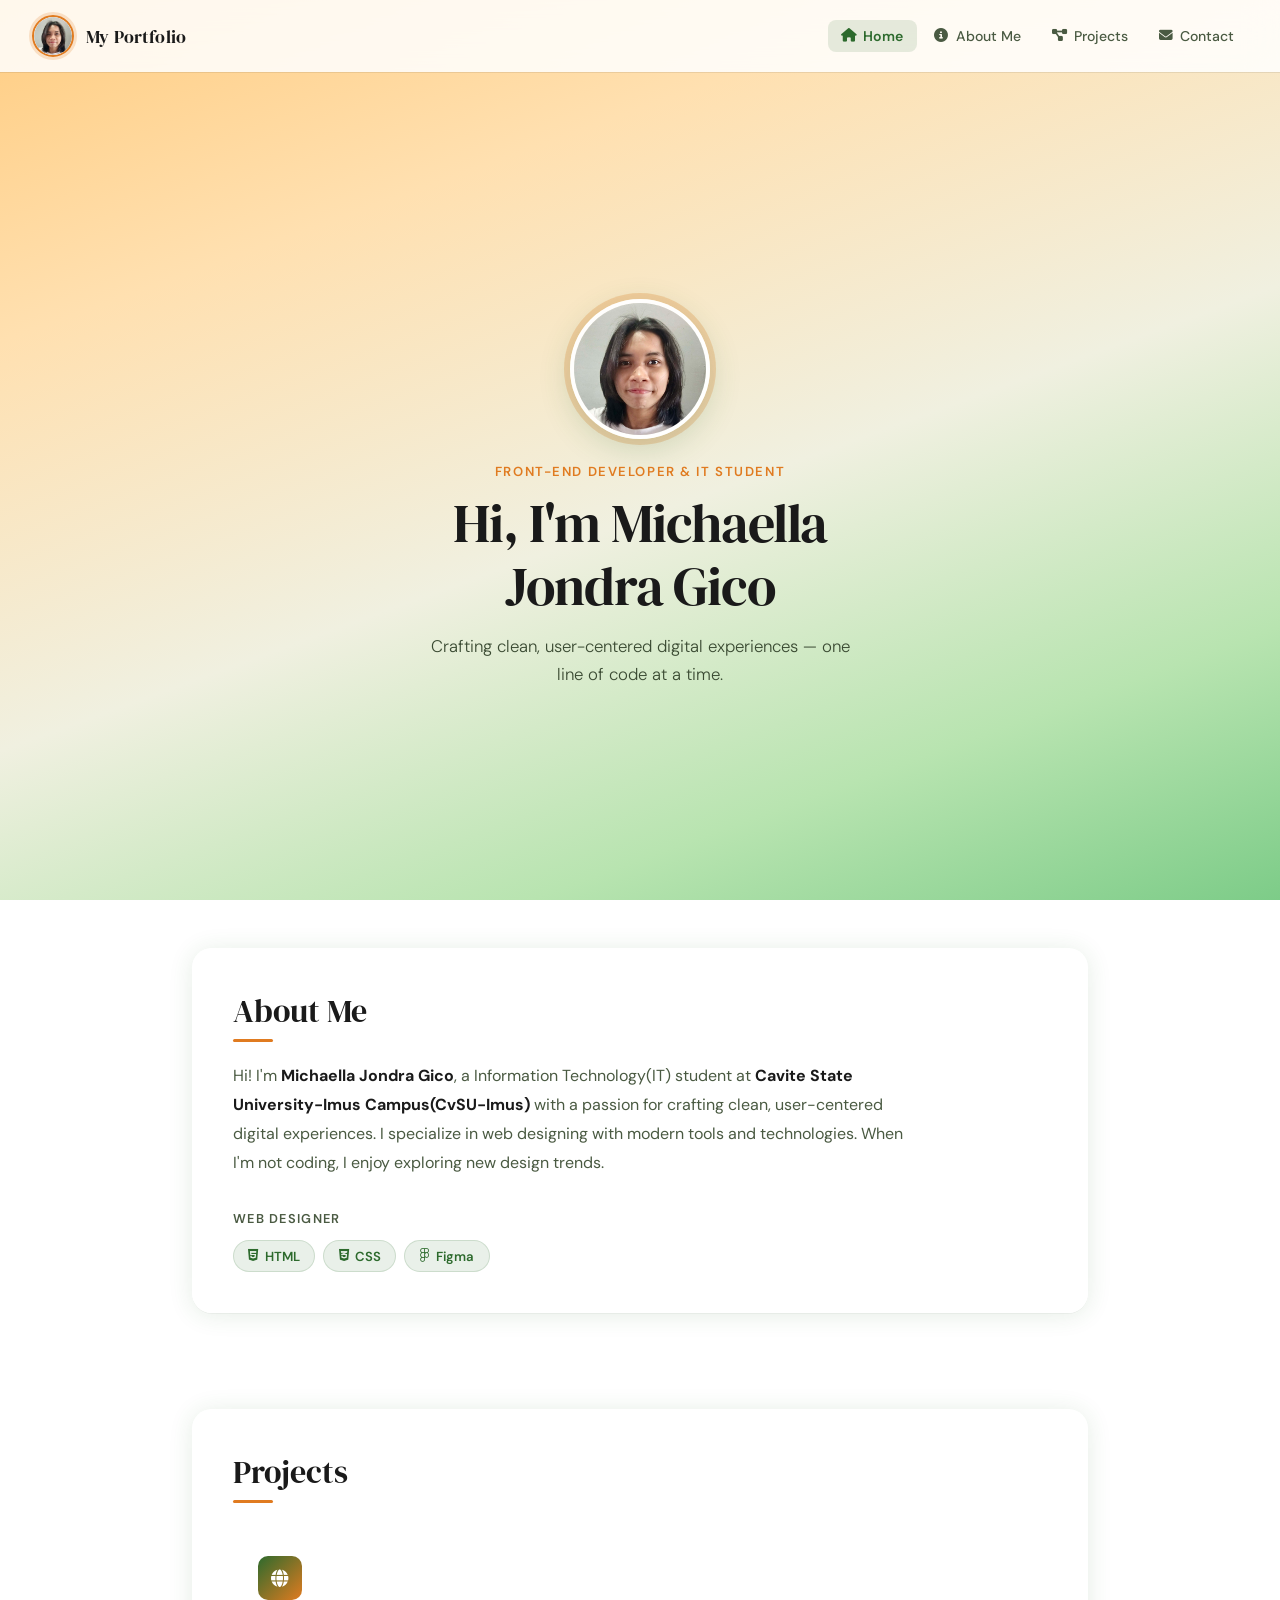
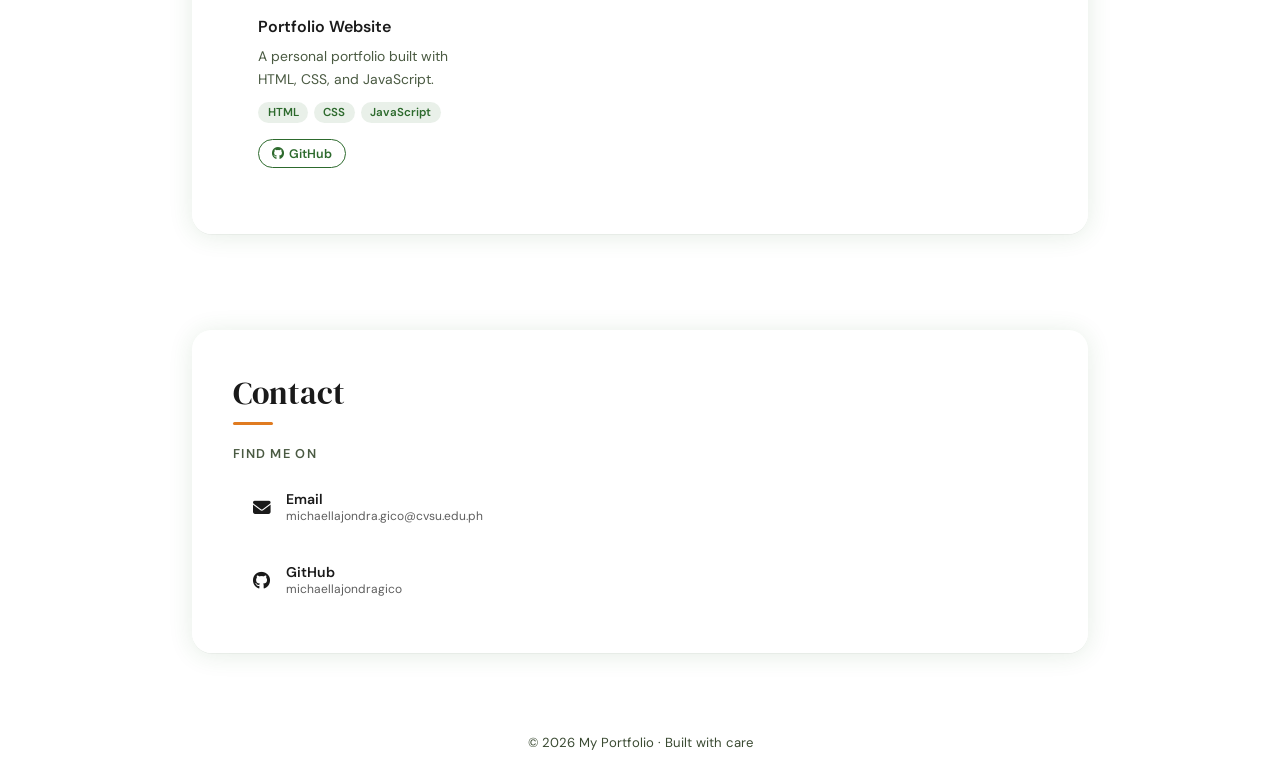
<file: Gico/index.html>
<!DOCTYPE html>
<html lang="en">
<head>
  <meta charset="UTF-8" />
  <meta name="viewport" content="width=device-width, initial-scale=1.0"/>
  <title>My Portfolio</title>
  <link href="https://fonts.googleapis.com/css2?family=DM+Serif+Display:ital@0;1&family=DM+Sans:wght@300;400;500;600&display=swap" rel="stylesheet"/>
  <link rel="stylesheet" href="https://cdnjs.cloudflare.com/ajax/libs/font-awesome/6.5.0/css/all.min.css"/>
  <link rel="stylesheet" href="style.css"/>
</head>
<body>

  <!-- NAV -->
  <nav>
    <a class="nav-brand" href="#home">
      <div class="nav-avatar">
        <img src="gico.jpg" alt="profile_photo">
      </div>
      <span class="nav-brand-name">My Portfolio</span>
    </a>

    <button class="nav-toggle" id="navToggle" aria-label="Toggle menu">
      <i class="fa-solid fa-bars"></i>
    </button>

    <ul class="nav-links" id="navLinks">
      <li><a href="#home" class="active"><i class="fa-solid fa-house"></i> Home</a></li>
      <li><a href="#about"><i class="fa-solid fa-circle-info"></i> About Me</a></li>
      <li><a href="#projects"><i class="fa-solid fa-diagram-project"></i> Projects</a></li>
      <li><a href="#contact"><i class="fa-solid fa-envelope"></i> Contact</a></li>
    </ul>
  </nav>

  <main>
    <!-- HERO -->
    <section class="hero" id="home">
      <div class="hero-avatar">
        <img src="gico.jpg" alt="Michaella Jondra Gico">
      </div>
      <p class="hero-role">Front-End Developer &amp; IT Student</p>
      <h1>Hi, I'm Michaella<br>Jondra Gico</h1>
      <p class="hero-sub">Crafting clean, user-centered digital experiences — one line of code at a time.</p>
    </section>

    <!-- ABOUT -->
    <section id="about">
      <div class="section-card">
        <h2>About Me</h2>
        <p class="about-text">
          Hi! I'm <strong>Michaella Jondra Gico</strong>, a Information Technology(IT) student at 
          <strong>Cavite State University-Imus Campus(CvSU-Imus)</strong> with a passion for crafting clean, 
          user-centered digital experiences.
          I specialize in web designing with modern tools and technologies.
          When I'm not coding, I enjoy exploring new design trends.
        </p>
        <div class="skills-section">
          <h3>Web Designer</h3>
          <div class="skills-tags">
            <span class="skill-tag"><i class="fa-brands fa-html5"></i> HTML</span>
            <span class="skill-tag"><i class="fa-brands fa-css3-alt"></i> CSS</span>
            <span class="skill-tag"><i class="fa-brands fa-figma"></i> Figma</span>
          </div>
        </div>

      </div>
    </section>

    <!-- PROJECTS -->
    <section id="projects">
      <div class="section-card">

        <h2>Projects</h2>

        <div class="projects-grid">

          <!-- Project Card 1: Portfolio Website -->
          <div class="project-card">
            <div class="project-icon"><i class="fa-solid fa-globe"></i></div>
            <h3>Portfolio Website</h3>
            <p>A personal portfolio built with HTML, CSS, and JavaScript.</p>
            <!-- Tech stack tags -->
            <div class="project-tags">
              <span>HTML</span><span>CSS</span><span>JavaScript</span>
            </div>
            <!-- Action links -->
            <div class="project-links">
              <a href="https://github.com/michaellajondragico/Sir-echo-finals.git" target="_blank" class="project-link">
                <i class="fa-brands fa-github"></i> GitHub
              </a>
            </div>
          </div>
        </div>
      </div>
    </section>

    <!-- CONTACTS -->
    <section id="contact">
      <div class="section-card">

        <h2>Contact</h2>

        <div class="contact-grid">

          <!-- Left column: Social / contact links -->
          <div class="contact-links-col">
            <h3>Find Me On</h3>
            <div class="contact-links">

              <!-- Email -->
              <a class="contact-link" href="mailto:michaellajondra.gico@cvsu.edu.ph">
                <i class="fa-solid fa-envelope"></i>
                <span>
                  <strong>Email</strong>
                  <small>michaellajondra.gico@cvsu.edu.ph</small>
                </span>
              </a>

              <!-- GitHub -->
              <a class="contact-link" href="https://github.com/michaellajondragico" target="_blank">
                <i class="fa-brands fa-github"></i>
                <span>
                  <strong>GitHub</strong>
                  <small>michaellajondragico</small>
                </span>
              </a>              
            </div>
          </div>          
        </div>
      </div>
    </section>

    
  </main>

  <footer>
    &copy; 2026 My Portfolio · Built with care
  </footer>
  <script src="script.js"></script>
</body>
</html>
</file>
<file: Gico/style.css>
*, *::before, *::after { box-sizing: border-box; margin: 0; padding: 0; }

:root {
  --bg: rgba(255,255,255,0.45);
  --bg2: rgba(255,255,255,0.55);
  --surface: rgba(255,255,255,0.72);
  --text: #1a1a1a;
  --muted: #4a5a42;
  --accent: #2d6a2d;
  --accent2: #e07b20;
  --nav-h: 72px;
  --card-radius: 20px;
  --card-shadow: 0 2px 24px rgba(45,106,45,.12), 0 1px 0 rgba(0,0,0,.04);
}

html {
  scroll-behavior: smooth;
  min-height: 100%;
  background: linear-gradient(160deg, #ffcc80 0%, #ffe0b0 25%, #f0f0e0 55%, #b8e4b0 80%, #7dcc88 100%);
  background-attachment: fixed;
}

body {
  font-family: 'DM Sans', sans-serif;
  background: transparent;
  color: var(--text);
  min-height: 100vh;
}

/* ── NAV ── */
nav {
  position: fixed;
  top: 0; left: 0; right: 0;
  height: var(--nav-h);
  background: rgba(255,255,255,0.85);
  backdrop-filter: blur(16px);
  -webkit-backdrop-filter: blur(16px);
  box-shadow: 0 1px 0 rgba(0,0,0,.08);
  display: flex;
  align-items: center;
  padding: 0 2rem;
  z-index: 100;
  gap: 1rem;
}

.nav-brand {
  display: flex;
  align-items: center;
  gap: .75rem;
  text-decoration: none;
  flex: 1;
}

.nav-avatar {
  width: 42px;
  height: 42px;
  border-radius: 50%;
  border: 2.5px solid var(--accent2);
  background: var(--bg2);
  display: flex;
  align-items: center;
  justify-content: center;
  overflow: hidden;
  flex-shrink: 0;
  box-shadow: 0 0 0 3px rgba(224,123,32,.2);
}

.nav-avatar img {
  width: 100%;
  height: 100%;
  object-fit: cover;
  display: block;
  border-radius: 50%;
}

.nav-brand-name {
  font-family: 'DM Serif Display', serif;
  font-size: 1.15rem;
  color: var(--text);
  letter-spacing: .01em;
}

.nav-links {
  display: flex;
  align-items: center;
  gap: .25rem;
  list-style: none;
}

.nav-links a {
  display: flex;
  align-items: center;
  gap: .45rem;
  padding: .45rem .85rem;
  border-radius: 8px;
  text-decoration: none;
  font-size: .88rem;
  font-weight: 500;
  color: var(--muted);
  transition: background .18s, color .18s;
  white-space: nowrap;
}

.nav-links a i { font-size: .85rem; }

.nav-links a:hover,
.nav-links a.active {
  background: rgba(45,106,45,.12);
  color: var(--accent);
}

.nav-links a.active {
  color: var(--accent);
  font-weight: 600;
}

.nav-toggle {
  display: none;
  background: none;
  border: none;
  cursor: pointer;
  font-size: 1.3rem;
  color: var(--text);
  padding: .4rem;
}

/* ── HERO ── */
main {
  padding-top: var(--nav-h);
}

.hero {
  min-height: calc(100vh - var(--nav-h));
  display: flex;
  flex-direction: column;
  align-items: center;
  justify-content: center;
  text-align: center;
  padding: 4rem 2rem 3rem;
  background: transparent;
}

.hero-avatar {
  width: 140px;
  height: 140px;
  border-radius: 50%;
  border: 4px solid rgba(255,255,255,0.9);
  box-shadow: 0 8px 32px rgba(45,106,45,.2), 0 0 0 6px rgba(224,123,32,.25);
  margin-bottom: 1.5rem;
  background: var(--bg2);
  overflow: hidden;
  animation: fadeDown .7s ease both;
  flex-shrink: 0;
}

.hero-avatar img {
  width: 100%;
  height: 100%;
  object-fit: cover;
  display: block;
}

.hero-role {
  font-size: .82rem;
  font-weight: 600;
  letter-spacing: .12em;
  text-transform: uppercase;
  color: var(--accent2);
  margin-bottom: .75rem;
  animation: fadeUp .6s .1s ease both;
}

.hero h1 {
  font-family: 'DM Serif Display', serif;
  font-size: clamp(2rem, 6vw, 3.4rem);
  font-weight: 400;
  color: var(--text);
  line-height: 1.15;
  letter-spacing: -.02em;
  margin-bottom: 1rem;
  animation: fadeUp .7s .15s ease both;
}

.hero-sub {
  font-size: 1.05rem;
  color: #3a4a32;
  font-weight: 300;
  max-width: 420px;
  line-height: 1.65;
  animation: fadeUp .7s .25s ease both;
}

.hero-cta {
  display: flex;
  gap: 1rem;
  margin-top: 2.5rem;
  flex-wrap: wrap;
  justify-content: center;
  animation: fadeUp .7s .35s ease both;
}

/* ── BUTTONS ── */
.btn {
  display: inline-flex;
  align-items: center;
  gap: .45rem;
  padding: .75rem 1.75rem;
  border-radius: 50px;
  font-size: .9rem;
  font-weight: 600;
  cursor: pointer;
  border: none;
  text-decoration: none;
  transition: transform .18s, box-shadow .18s;
}

.btn:hover { transform: translateY(-2px); box-shadow: 0 8px 24px rgba(0,0,0,.12); }

.btn-primary {
  background: var(--accent);
  color: #fff;
}

.btn-outline {
  background: transparent;
  color: var(--accent);
  border: 1.5px solid var(--accent);
}

.btn-full { width: 100%; justify-content: center; }

/* ── SECTION LAYOUT ── */
section {
  max-width: 960px;
  margin: 0 auto;
  padding: 3rem 2rem;
}

/* ── SECTION CARD ── */
.section-card {
  background: rgba(255,255,255,0.72);
  backdrop-filter: blur(14px);
  -webkit-backdrop-filter: blur(14px);
  border-radius: var(--card-radius);
  padding: 2.5rem 2.5rem;
  box-shadow: var(--card-shadow);
  border: 1px solid rgba(255,255,255,.7);
}

.section-card h2 {
  font-family: 'DM Serif Display', serif;
  font-size: 2rem;
  font-weight: 400;
  margin-bottom: 1.25rem;
  position: relative;
  display: inline-block;
}

.section-card h2::after {
  content: '';
  display: block;
  width: 40px;
  height: 3px;
  background: var(--accent2);
  margin-top: .4rem;
  border-radius: 2px;
}

/* ── ABOUT ── */
.about-text {
  font-size: 1rem;
  color: var(--muted);
  line-height: 1.8;
  max-width: 680px;
  margin-bottom: 2rem;
}

.about-text strong { color: var(--text); }

.skills-section h3 {
  font-size: .8rem;
  font-weight: 600;
  text-transform: uppercase;
  letter-spacing: .1em;
  color: var(--muted);
  margin-bottom: .85rem;
}

.skills-tags {
  display: flex;
  flex-wrap: wrap;
  gap: .5rem;
}

.skill-tag {
  display: inline-flex;
  align-items: center;
  gap: .4rem;
  padding: .4rem .9rem;
  border-radius: 50px;
  background: rgba(45,106,45,.1);
  color: var(--accent);
  font-size: .82rem;
  font-weight: 600;
  border: 1px solid rgba(45,106,45,.15);
  transition: background .18s, transform .18s;
}

.skill-tag:hover {
  background: var(--accent);
  color: #fff;
  transform: translateY(-2px);
}

.skill-tag i { font-size: .85rem; }

/* ── PROJECTS ── */
.projects-grid {
  display: grid;
  grid-template-columns: repeat(auto-fill, minmax(240px, 1fr));
  gap: 1.25rem;
  margin-top: .5rem;
}

.project-card {
  background: rgba(255,255,255,0.5);
  border-radius: 14px;
  padding: 1.5rem;
  border: 1px solid rgba(255,255,255,.6);
  transition: transform .2s, box-shadow .2s;
  cursor: pointer;
  display: flex;
  flex-direction: column;
  gap: .5rem;
}

.project-card:hover {
  transform: translateY(-4px);
  box-shadow: 0 12px 40px rgba(45,106,45,.15);
}

.project-icon {
  width: 44px;
  height: 44px;
  border-radius: 10px;
  background: linear-gradient(135deg, var(--accent), var(--accent2));
  display: flex;
  align-items: center;
  justify-content: center;
  color: #fff;
  font-size: 1.1rem;
  margin-bottom: .5rem;
  flex-shrink: 0;
}

.project-card h3 {
  font-size: 1rem;
  font-weight: 600;
}

.project-card > p {
  font-size: .87rem;
  color: var(--muted);
  line-height: 1.6;
  flex: 1;
}

.project-tags {
  display: flex;
  flex-wrap: wrap;
  gap: .35rem;
  margin-top: .25rem;
}

.project-tags span {
  font-size: .72rem;
  font-weight: 600;
  padding: .2rem .6rem;
  border-radius: 50px;
  background: rgba(45,106,45,.1);
  color: var(--accent);
}

.project-links {
  display: flex;
  gap: .6rem;
  margin-top: .5rem;
  flex-wrap: wrap;
}

.project-link {
  display: inline-flex;
  align-items: center;
  gap: .35rem;
  font-size: .78rem;
  font-weight: 600;
  padding: .35rem .8rem;
  border-radius: 50px;
  border: 1.5px solid var(--accent);
  color: var(--accent);
  text-decoration: none;
  transition: background .18s, color .18s;
}

.project-link:hover {
  background: var(--accent);
  color: #fff;
}

.project-link-demo {
  border-color: var(--accent2);
  color: var(--accent2);
}

.project-link-demo:hover {
  background: var(--accent2);
  color: #fff;
}

/* ── CONTACT ── */
.contact-intro {
  color: var(--muted);
  font-size: .95rem;
  margin-bottom: 2rem;
  line-height: 1.6;
}

.contact-grid {
  display: grid;
  grid-template-columns: 1fr 1.4fr;
  gap: 2.5rem;
  align-items: start;
}

.contact-links-col h3,
.contact-form-col h3 {
  font-size: .8rem;
  font-weight: 600;
  text-transform: uppercase;
  letter-spacing: .1em;
  color: var(--muted);
  margin-bottom: 1rem;
}

.contact-links {
  display: flex;
  flex-direction: column;
  gap: .75rem;
}

.contact-link {
  display: flex;
  align-items: center;
  gap: .9rem;
  padding: .85rem 1.1rem;
  border-radius: 12px;
  background: rgba(255,255,255,0.5);
  border: 1px solid rgba(255,255,255,.65);
  text-decoration: none;
  color: var(--text);
  transition: background .18s, transform .18s, color .18s;
}

.contact-link:hover {
  background: var(--accent);
  color: #fff;
  transform: translateY(-2px);
}

.contact-link i {
  font-size: 1.1rem;
  flex-shrink: 0;
  width: 20px;
  text-align: center;
}

.contact-link span {
  display: flex;
  flex-direction: column;
  gap: .1rem;
}

.contact-link strong {
  font-size: .88rem;
  font-weight: 600;
  line-height: 1;
}

.contact-link small {
  font-size: .75rem;
  opacity: .7;
}

/* ── FOOTER ── */
footer {
  text-align: center;
  padding: 2rem;
  font-size: .82rem;
  color: #3a4a32;
  border-top: 1px solid rgba(255,255,255,.4);
  background: rgba(255,255,255,0.3);
}

/* ── ANIMATIONS ── */
@keyframes fadeDown {
  from { opacity: 0; transform: translateY(-20px); }
  to   { opacity: 1; transform: translateY(0); }
}

@keyframes fadeUp {
  from { opacity: 0; transform: translateY(20px); }
  to   { opacity: 1; transform: translateY(0); }
}

/* ── RESPONSIVE ── */
@media (max-width: 700px) {
  .contact-grid {
    grid-template-columns: 1fr;
    gap: 1.75rem;
  }

  .section-card {
    padding: 1.75rem 1.25rem;
  }
}

@media (max-width: 640px) {
  .nav-toggle { display: block; }
  .nav-links {
    display: none;
    position: absolute;
    top: var(--nav-h);
    left: 0; right: 0;
    background: rgba(255,255,255,0.95);
    backdrop-filter: blur(16px);
    -webkit-backdrop-filter: blur(16px);
    flex-direction: column;
    padding: 1rem;
    box-shadow: 0 8px 20px rgba(0,0,0,.08);
    gap: .1rem;
  }
  .nav-links.open { display: flex; }
  .nav-links a { width: 100%; padding: .7rem 1rem; }
}
</file>
